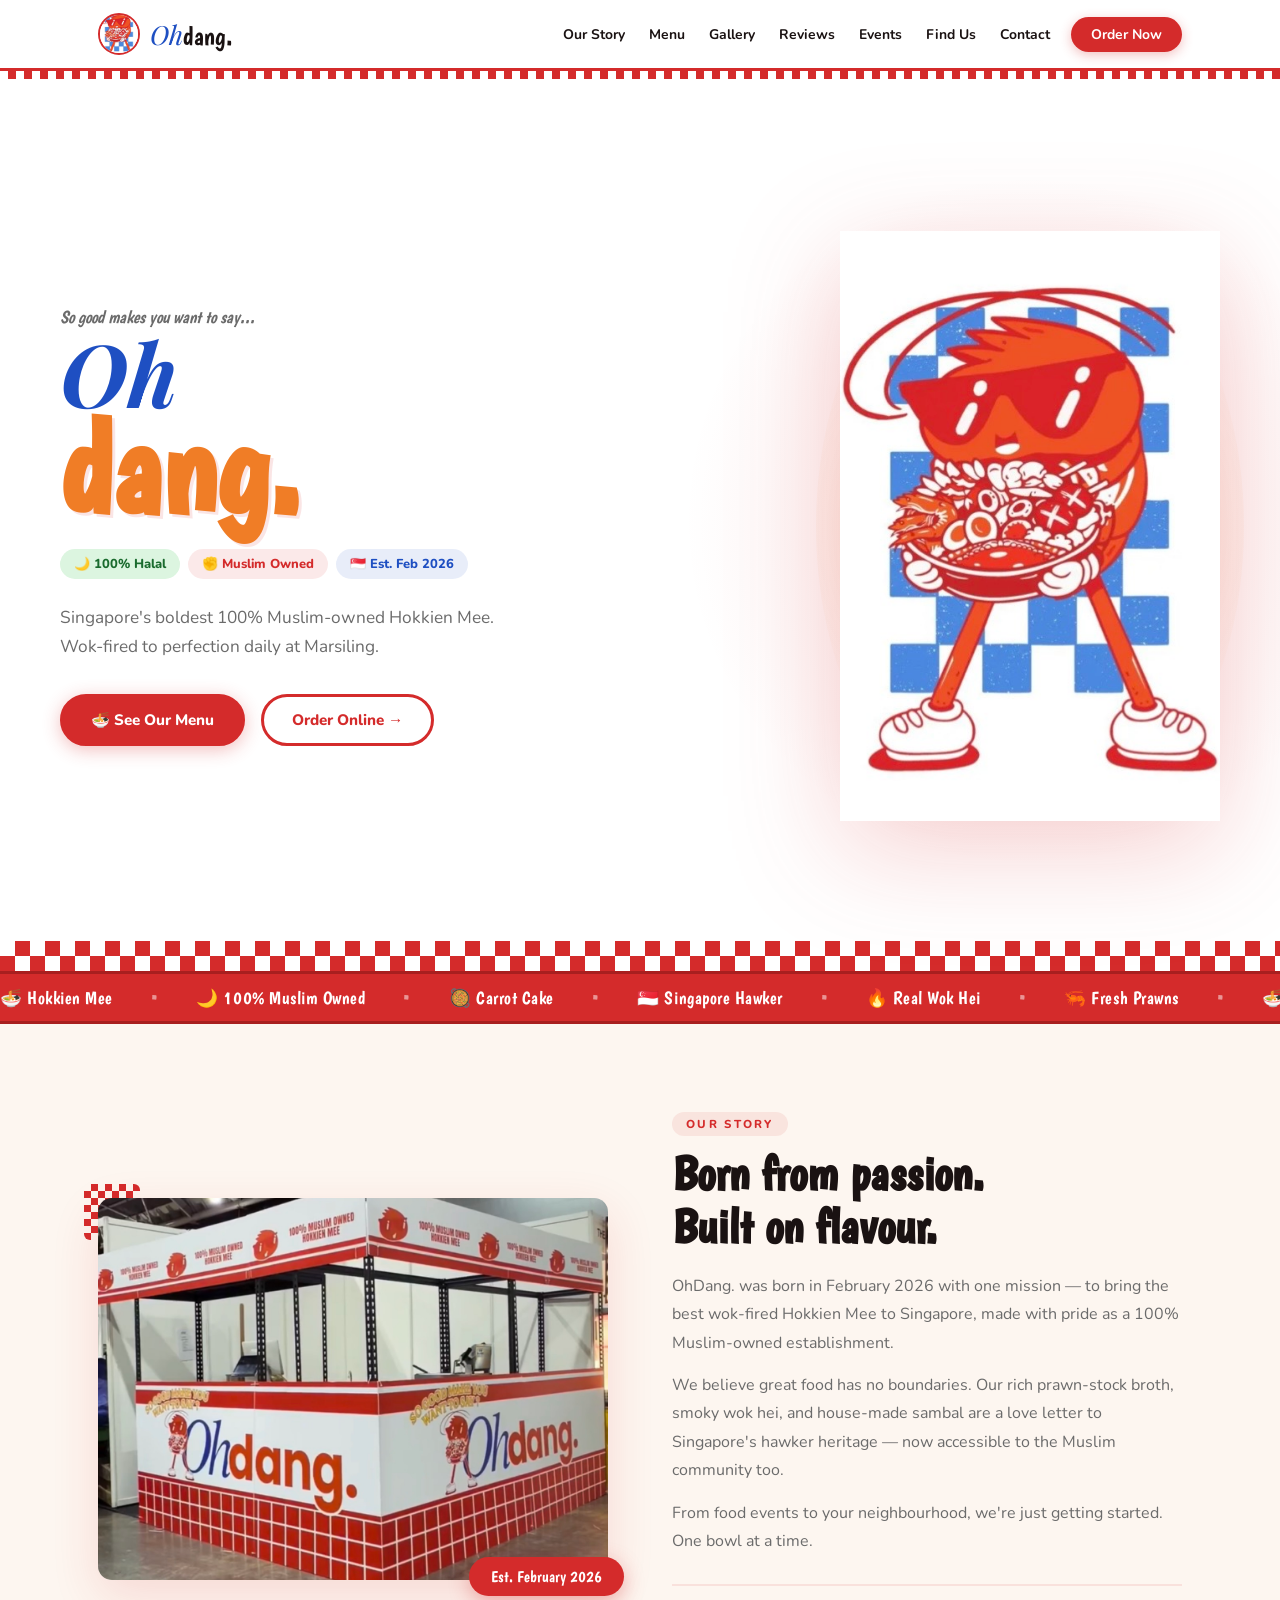
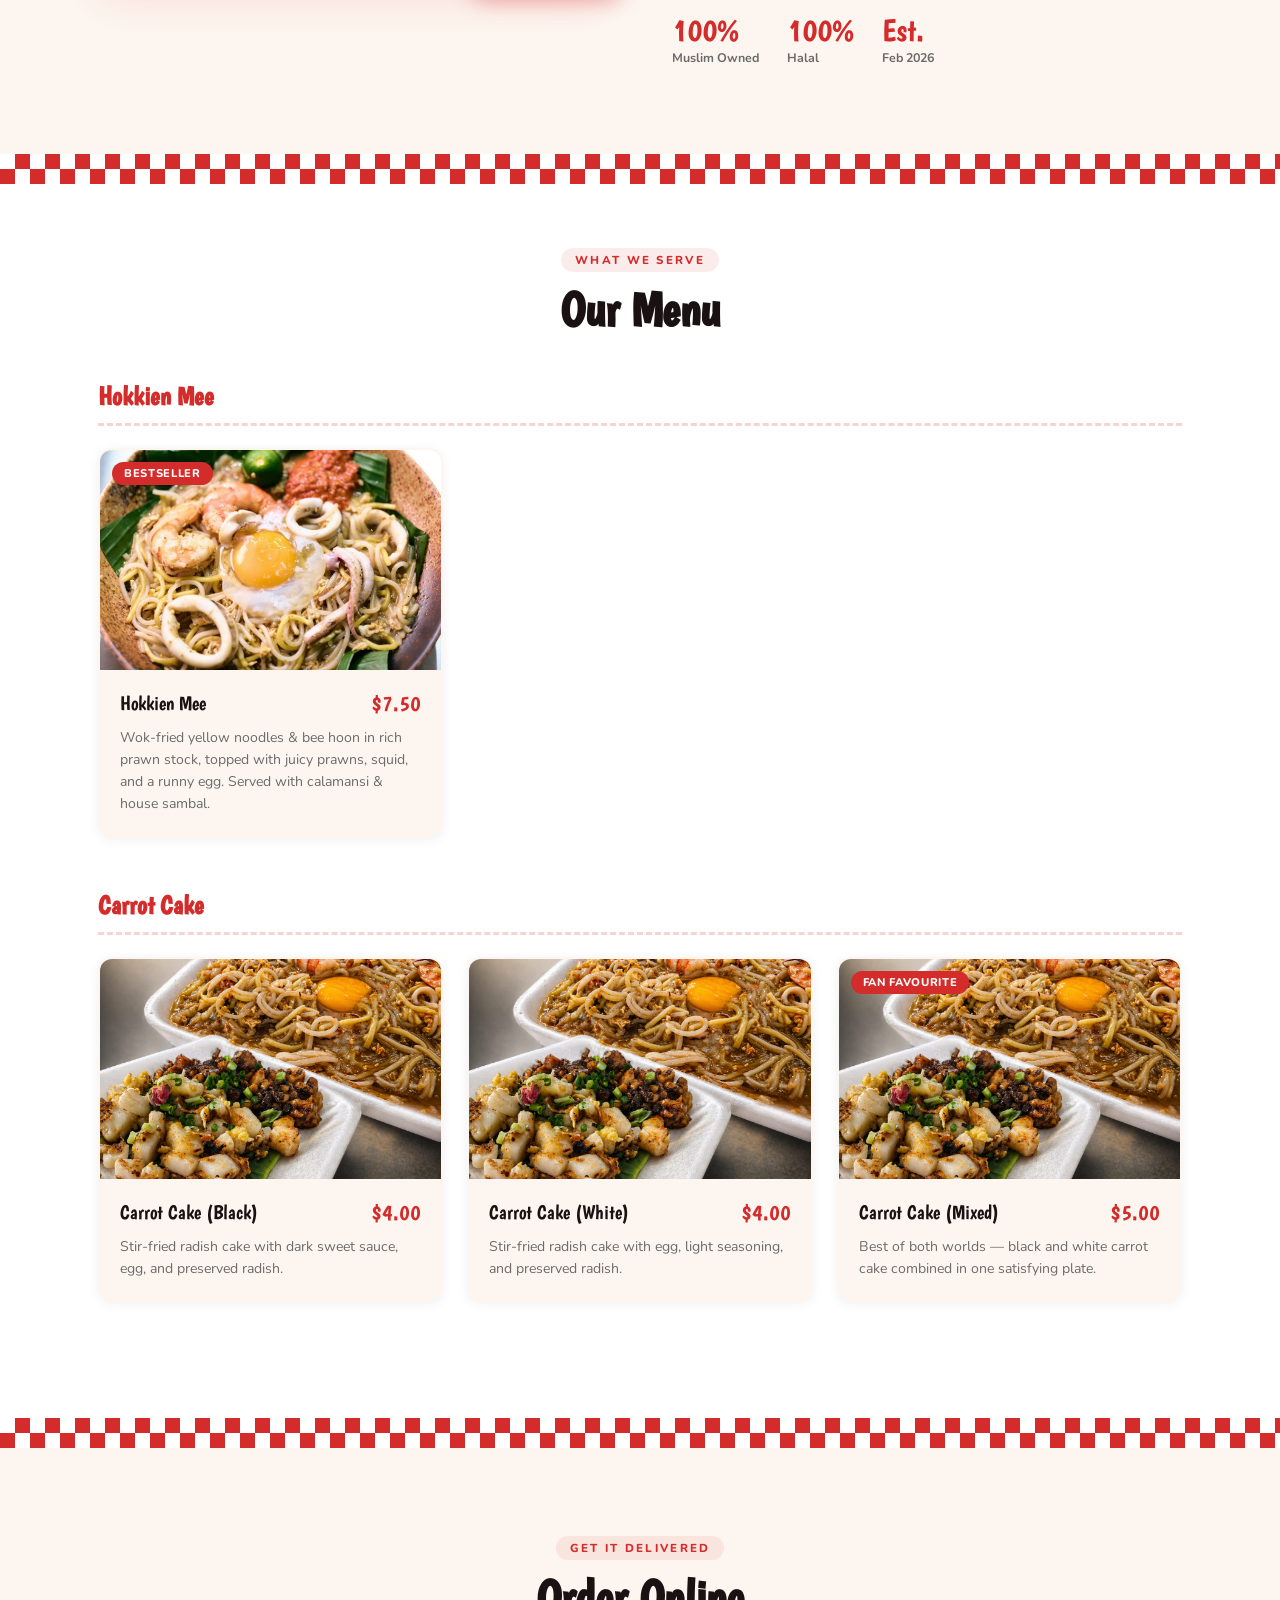
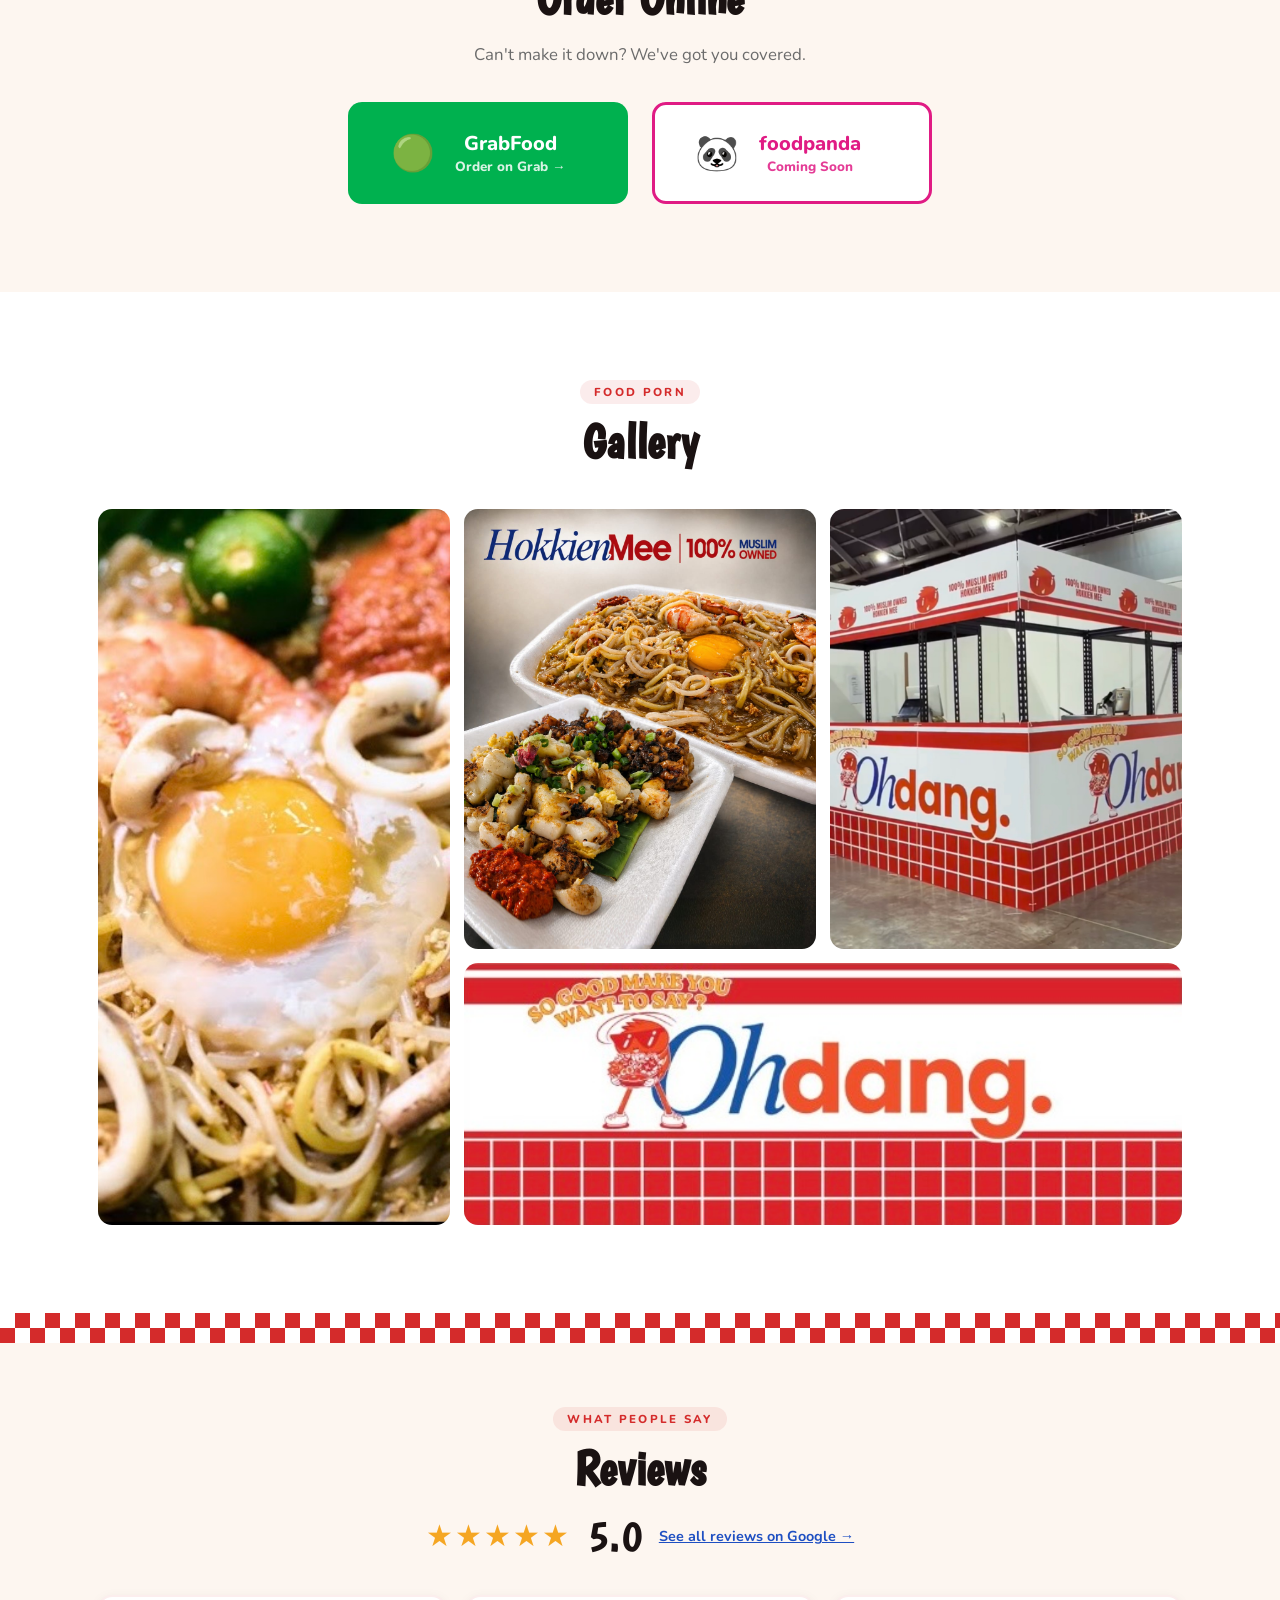
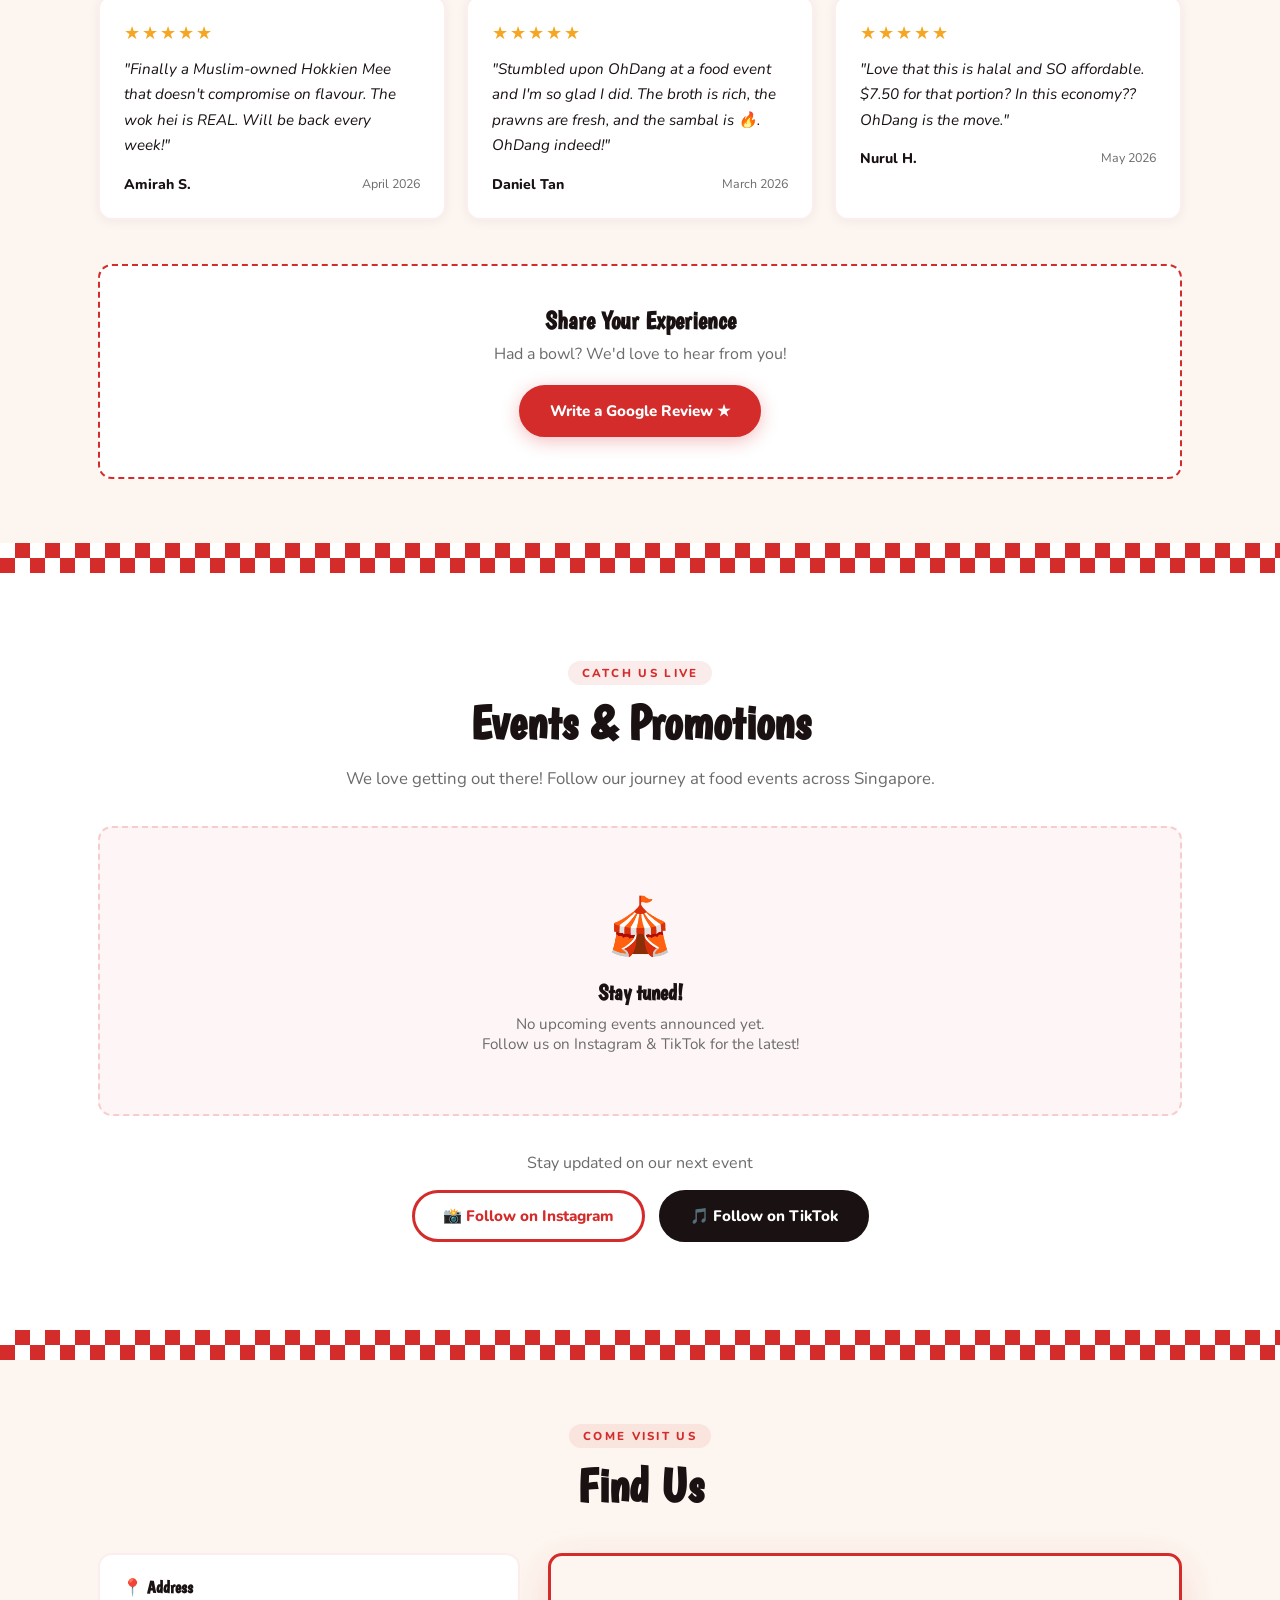
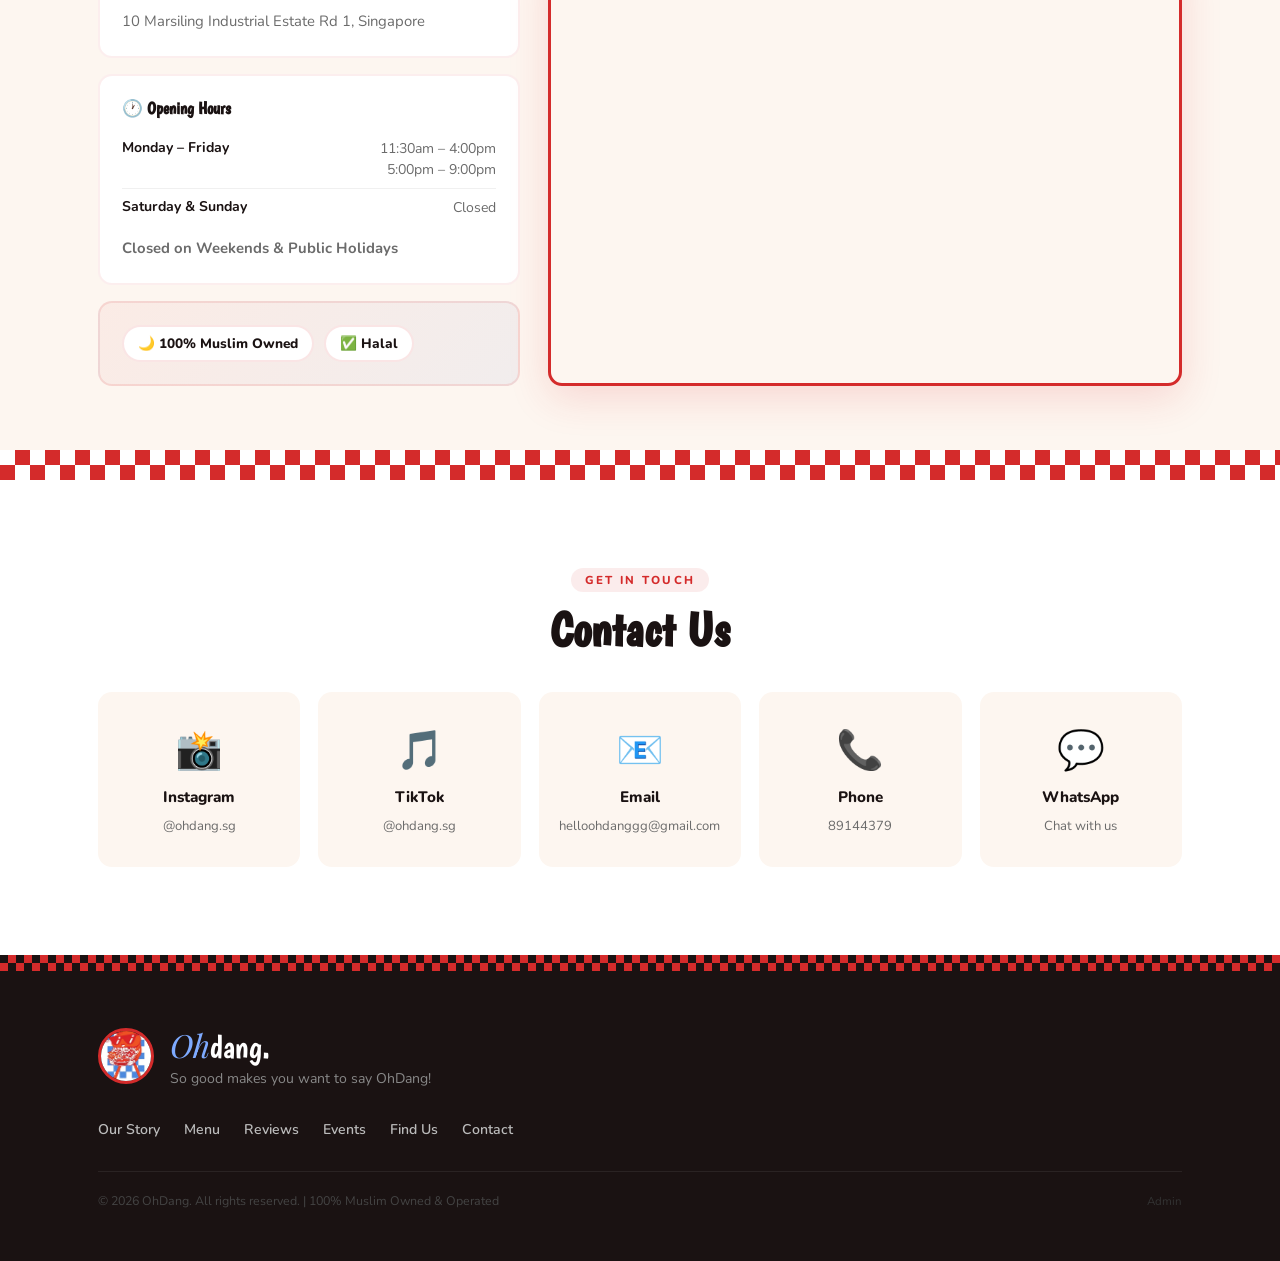
<file: index.html>
<!DOCTYPE html>
<html lang="en">
<head>
  <meta charset="UTF-8"/>
  <meta name="viewport" content="width=device-width, initial-scale=1.0"/>
  <title>OhDang. — Singapore's Boldest Hokkien Mee</title>
  <meta name="description" content="OhDang. — 100% Muslim-owned Hokkien Mee in Singapore. So good makes you want to say OhDang!"/>
  <link rel="preconnect" href="https://fonts.googleapis.com"/>
  <link rel="preconnect" href="https://fonts.gstatic.com" crossorigin/>
  <link href="https://fonts.googleapis.com/css2?family=Boogaloo&family=Nunito:wght@400;600;700;800;900&family=Playfair+Display:ital,wght@1,700&display=swap" rel="stylesheet"/>
  <link rel="stylesheet" href="css/style.css"/>
</head>
<body>

<nav class="navbar" id="navbar">
  <div class="nav-inner">
    <a href="#home" class="nav-logo">
      <img src="mascot.jpeg" alt="OhDang" class="nav-mascot"/>
      <span class="nav-brand"><em>Oh</em>dang.</span>
    </a>
    <button class="hamburger" id="hamburger" aria-label="Menu">
      <span></span><span></span><span></span>
    </button>
    <ul class="nav-links" id="navLinks">
      <li><a href="#about">Our Story</a></li>
      <li><a href="#menu">Menu</a></li>
      <li><a href="#gallery">Gallery</a></li>
      <li><a href="#reviews">Reviews</a></li>
      <li><a href="#events">Events</a></li>
      <li><a href="#location">Find Us</a></li>
      <li><a href="#contact">Contact</a></li>
      <li><a href="#order" class="nav-order">Order Now</a></li>
    </ul>
  </div>
</nav>

<section class="hero" id="home">
  <div class="hero-stripe-top"></div>
  <div class="hero-glow"></div>
  <div class="hero-content">
    <p class="hero-pre">So good makes you want to say...</p>
    <h1 class="hero-title">
      <em class="hero-oh">Oh</em>
      <span class="hero-dang">dang.</span>
    </h1>
    <div class="hero-badges">
      <span class="badge badge-green">🌙 100% Halal</span>
      <span class="badge badge-red">✊ Muslim Owned</span>
      <span class="badge badge-blue">🇸🇬 Est. Feb 2026</span>
    </div>
    <p class="hero-sub">Singapore's boldest 100% Muslim-owned Hokkien Mee.<br>Wok-fired to perfection daily at Marsiling.</p>
    <div class="hero-btns">
      <a href="#menu" class="btn btn-red">🍜 See Our Menu</a>
      <a href="#order" class="btn btn-outline">Order Online →</a>
    </div>
  </div>
  <div class="hero-mascot-wrap">
    <div class="hero-mascot-glow"></div>
    <img src="mascot.jpeg" alt="OhDang Mascot" class="hero-mascot-img"/>
  </div>
  <div class="hero-stripe-bottom"></div>
</section>

<div class="marquee-bar">
  <div class="marquee-track">
    <span>🍜 Hokkien Mee</span><span class="dot">•</span>
    <span>🌙 100% Muslim Owned</span><span class="dot">•</span>
    <span>🥘 Carrot Cake</span><span class="dot">•</span>
    <span>🇸🇬 Singapore Hawker</span><span class="dot">•</span>
    <span>🔥 Real Wok Hei</span><span class="dot">•</span>
    <span>🦐 Fresh Prawns</span><span class="dot">•</span>
    <span>🍜 Hokkien Mee</span><span class="dot">•</span>
    <span>🌙 100% Muslim Owned</span><span class="dot">•</span>
    <span>🥘 Carrot Cake</span><span class="dot">•</span>
    <span>🇸🇬 Singapore Hawker</span><span class="dot">•</span>
    <span>🔥 Real Wok Hei</span><span class="dot">•</span>
    <span>🦐 Fresh Prawns</span><span class="dot">•</span>
  </div>
</div>

<section class="about section" id="about">
  <div class="container">
    <div class="about-grid">
      <div class="about-img-col reveal">
        <div class="about-checker-deco"></div>
        <img src="booth.jpeg" alt="OhDang stall" class="about-img"/>
        <div class="about-tag">Est. February 2026</div>
      </div>
      <div class="about-text reveal reveal-delay">
        <span class="section-label">Our Story</span>
        <h2 class="section-title">Born from passion.<br>Built on flavour.</h2>
        <p>OhDang. was born in February 2026 with one mission — to bring the best wok-fired Hokkien Mee to Singapore, made with pride as a 100% Muslim-owned establishment.</p>
        <p>We believe great food has no boundaries. Our rich prawn-stock broth, smoky wok hei, and house-made sambal are a love letter to Singapore's hawker heritage — now accessible to the Muslim community too.</p>
        <p>From food events to your neighbourhood, we're just getting started. One bowl at a time.</p>
        <div class="about-stats">
          <div class="stat"><span class="stat-n">100%</span><span class="stat-l">Muslim Owned</span></div>
          <div class="stat"><span class="stat-n">100%</span><span class="stat-l">Halal</span></div>
          <div class="stat"><span class="stat-n">Est.</span><span class="stat-l">Feb 2026</span></div>
        </div>
      </div>
    </div>
  </div>
</section>

<section class="menu-section" id="menu">
  <div class="checker-strip"></div>
  <div class="container menu-inner">
    <div class="reveal" style="text-align:center;margin-bottom:44px">
      <span class="section-label">What We Serve</span>
      <h2 class="section-title center">Our Menu</h2>
    </div>
    <div class="menu-category">
      <h3 class="menu-cat-title reveal">Hokkien Mee</h3>
      <div class="menu-grid">
        <div class="menu-card reveal">
          <div class="menu-card-img-wrap">
            <img src="hokkien-mee.jpeg" alt="Hokkien Mee" class="menu-card-img"/>
            <span class="menu-badge">Bestseller</span>
          </div>
          <div class="menu-card-body">
            <div class="menu-card-top">
              <span class="menu-card-name">Hokkien Mee</span>
              <span class="menu-card-price">$7.50</span>
            </div>
            <p class="menu-card-desc">Wok-fried yellow noodles & bee hoon in rich prawn stock, topped with juicy prawns, squid, and a runny egg. Served with calamansi & house sambal.</p>
          </div>
        </div>
      </div>
    </div>
    <div class="menu-category">
      <h3 class="menu-cat-title reveal">Carrot Cake</h3>
      <div class="menu-grid">
        <div class="menu-card reveal">
          <div class="menu-card-img-wrap">
            <img src="food-combo.jpeg" alt="Carrot Cake Black" class="menu-card-img"/>
          </div>
          <div class="menu-card-body">
            <div class="menu-card-top">
              <span class="menu-card-name">Carrot Cake (Black)</span>
              <span class="menu-card-price">$4.00</span>
            </div>
            <p class="menu-card-desc">Stir-fried radish cake with dark sweet sauce, egg, and preserved radish.</p>
          </div>
        </div>
        <div class="menu-card reveal reveal-delay">
          <div class="menu-card-img-wrap">
            <img src="food-combo.jpeg" alt="Carrot Cake White" class="menu-card-img"/>
          </div>
          <div class="menu-card-body">
            <div class="menu-card-top">
              <span class="menu-card-name">Carrot Cake (White)</span>
              <span class="menu-card-price">$4.00</span>
            </div>
            <p class="menu-card-desc">Stir-fried radish cake with egg, light seasoning, and preserved radish.</p>
          </div>
        </div>
        <div class="menu-card reveal reveal-delay2">
          <div class="menu-card-img-wrap">
            <img src="food-combo.jpeg" alt="Carrot Cake Mixed" class="menu-card-img"/>
            <span class="menu-badge">Fan Favourite</span>
          </div>
          <div class="menu-card-body">
            <div class="menu-card-top">
              <span class="menu-card-name">Carrot Cake (Mixed)</span>
              <span class="menu-card-price">$5.00</span>
            </div>
            <p class="menu-card-desc">Best of both worlds — black and white carrot cake combined in one satisfying plate.</p>
          </div>
        </div>
      </div>
    </div>
  </div>
  <div class="checker-strip"></div>
</section>

<section class="order-section section" id="order">
  <div class="container" style="text-align:center">
    <div class="reveal">
      <span class="section-label">Get It Delivered</span>
      <h2 class="section-title center">Order Online</h2>
      <p class="section-sub">Can't make it down? We've got you covered.</p>
    </div>
    <div class="order-cards reveal">
      <a href="https://r.grab.com/g/6-20260524_192229_E76F1D5FF3604DF79A4216BE49084920_MEXMPS-4-C75TFALJEECBDE" target="_blank" rel="noopener" class="order-card order-grab">
        <span class="order-icon">🟢</span>
        <div>
          <span class="order-brand">GrabFood</span>
          <span class="order-action">Order on Grab →</span>
        </div>
      </a>
      <div class="order-card order-panda order-soon">
        <span class="order-icon">🐼</span>
        <div>
          <span class="order-brand">foodpanda</span>
          <span class="order-action">Coming Soon</span>
        </div>
      </div>
    </div>
  </div>
</section>

<section class="gallery-section section" id="gallery">
  <div class="container">
    <div class="reveal" style="text-align:center;margin-bottom:40px">
      <span class="section-label">Food Porn</span>
      <h2 class="section-title center">Gallery</h2>
    </div>
    <div class="gallery-grid">
      <div class="gallery-item gallery-tall reveal">
        <img src="hokkien-mee.jpeg" alt="Hokkien Mee"/>
        <div class="gallery-overlay"><span>Hokkien Mee</span></div>
      </div>
      <div class="gallery-item reveal">
        <img src="food-combo.jpeg" alt="Full Spread"/>
        <div class="gallery-overlay"><span>The Full Spread</span></div>
      </div>
      <div class="gallery-item reveal reveal-delay">
        <img src="booth.jpeg" alt="Our Stall"/>
        <div class="gallery-overlay"><span>Our Stall</span></div>
      </div>
      <div class="gallery-item gallery-wide reveal">
        <img src="banner.jpeg" alt="OhDang Brand"/>
        <div class="gallery-overlay"><span>OhDang. Brand</span></div>
      </div>
    </div>
  </div>
</section>

<section class="reviews-section" id="reviews">
  <div class="checker-strip"></div>
  <div class="container reviews-inner">
    <div class="reveal" style="text-align:center;margin-bottom:36px">
      <span class="section-label">What People Say</span>
      <h2 class="section-title center">Reviews</h2>
      <div class="rating-row">
        <span class="rating-stars">★★★★★</span>
        <span class="rating-score">5.0</span>
        <a href="https://share.google/O1CX0eoowyFzXDoRv" target="_blank" rel="noopener" class="rating-link">See all reviews on Google →</a>
      </div>
    </div>
    <div class="reviews-grid">
      <div class="review-card reveal">
        <div class="review-stars">★★★★★</div>
        <p class="review-text">"Finally a Muslim-owned Hokkien Mee that doesn't compromise on flavour. The wok hei is REAL. Will be back every week!"</p>
        <div class="review-footer"><span class="review-name">Amirah S.</span><span class="review-date">April 2026</span></div>
      </div>
      <div class="review-card reveal reveal-delay">
        <div class="review-stars">★★★★★</div>
        <p class="review-text">"Stumbled upon OhDang at a food event and I'm so glad I did. The broth is rich, the prawns are fresh, and the sambal is 🔥. OhDang indeed!"</p>
        <div class="review-footer"><span class="review-name">Daniel Tan</span><span class="review-date">March 2026</span></div>
      </div>
      <div class="review-card reveal reveal-delay2">
        <div class="review-stars">★★★★★</div>
        <p class="review-text">"Love that this is halal and SO affordable. $7.50 for that portion? In this economy?? OhDang is the move."</p>
        <div class="review-footer"><span class="review-name">Nurul H.</span><span class="review-date">May 2026</span></div>
      </div>
    </div>
    <div class="review-cta reveal">
      <h3>Share Your Experience</h3>
      <p>Had a bowl? We'd love to hear from you!</p>
      <a href="https://share.google/O1CX0eoowyFzXDoRv" target="_blank" rel="noopener" class="btn btn-red">Write a Google Review ★</a>
    </div>
  </div>
  <div class="checker-strip"></div>
</section>

<section class="events-section section" id="events">
  <div class="container">
    <div class="reveal" style="text-align:center;margin-bottom:36px">
      <span class="section-label">Catch Us Live</span>
      <h2 class="section-title center">Events & Promotions</h2>
      <p class="section-sub">We love getting out there! Follow our journey at food events across Singapore.</p>
    </div>
    <div class="events-placeholder reveal">
      <div class="events-placeholder-icon">🎪</div>
      <h3>Stay tuned!</h3>
      <p>No upcoming events announced yet.<br>Follow us on Instagram & TikTok for the latest!</p>
    </div>
    <div class="events-follow reveal">
      <p>Stay updated on our next event</p>
      <div style="display:flex;gap:14px;justify-content:center;flex-wrap:wrap;margin-top:16px">
        <a href="https://www.instagram.com/ohdang.sg?igsh=MWU2OHh5czZjdDUxZQ==" target="_blank" rel="noopener" class="btn btn-outline">📸 Follow on Instagram</a>
        <a href="https://www.tiktok.com/@ohdang.sg?_r=1&_t=ZS-96cvrQJKNyK" target="_blank" rel="noopener" class="btn btn-dark">🎵 Follow on TikTok</a>
      </div>
    </div>
  </div>
</section>

<section class="location-section" id="location">
  <div class="checker-strip"></div>
  <div class="container location-inner">
    <div class="reveal" style="text-align:center;margin-bottom:40px">
      <span class="section-label">Come Visit Us</span>
      <h2 class="section-title center">Find Us</h2>
    </div>
    <div class="location-grid">
      <div class="location-info">
        <div class="info-card reveal">
          <h3>📍 Address</h3>
          <p>10 Marsiling Industrial Estate Rd 1, Singapore</p>
        </div>
        <div class="info-card reveal reveal-delay">
          <h3>🕐 Opening Hours</h3>
          <div class="hours-row"><span class="hours-day">Monday – Friday</span><span class="hours-time">11:30am – 4:00pm<br>5:00pm – 9:00pm</span></div>
          <div class="hours-row"><span class="hours-day">Saturday & Sunday</span><span class="hours-time">Closed</span></div>
          <p class="hours-note">Closed on Weekends & Public Holidays</p>
        </div>
        <div class="info-card halal-card reveal reveal-delay2">
          <span>🌙 100% Muslim Owned</span>
          <span>✅ Halal</span>
        </div>
      </div>
      <div class="location-map reveal">
        <iframe src="https://maps.google.com/maps?q=10+Marsiling+Industrial+Estate+Rd+1+Singapore&output=embed"
          width="100%" height="100%" style="border:0;display:block;min-height:380px"
          allowfullscreen loading="lazy" referrerpolicy="no-referrer-when-downgrade"></iframe>
      </div>
    </div>
  </div>
  <div class="checker-strip"></div>
</section>

<section class="contact-section section" id="contact">
  <div class="container">
    <div class="reveal" style="text-align:center;margin-bottom:36px">
      <span class="section-label">Get In Touch</span>
      <h2 class="section-title center">Contact Us</h2>
    </div>
    <div class="contact-grid">
      <a href="https://www.instagram.com/ohdang.sg?igsh=MWU2OHh5czZjdDUxZQ==" target="_blank" rel="noopener" class="contact-card reveal">
        <span class="contact-icon">📸</span>
        <span class="contact-label">Instagram</span>
        <span class="contact-val">@ohdang.sg</span>
      </a>
      <a href="https://www.tiktok.com/@ohdang.sg?_r=1&_t=ZS-96cvrQJKNyK" target="_blank" rel="noopener" class="contact-card reveal">
        <span class="contact-icon">🎵</span>
        <span class="contact-label">TikTok</span>
        <span class="contact-val">@ohdang.sg</span>
      </a>
      <a href="mailto:helloohdanggg@gmail.com" class="contact-card reveal">
        <span class="contact-icon">📧</span>
        <span class="contact-label">Email</span>
        <span class="contact-val">helloohdanggg@gmail.com</span>
      </a>
      <a href="tel:+6589144379" class="contact-card reveal">
        <span class="contact-icon">📞</span>
        <span class="contact-label">Phone</span>
        <span class="contact-val">89144379</span>
      </a>
      <a href="https://wa.me/6589144379" target="_blank" rel="noopener" class="contact-card reveal">
        <span class="contact-icon">💬</span>
        <span class="contact-label">WhatsApp</span>
        <span class="contact-val">Chat with us</span>
      </a>
    </div>
  </div>
</section>

<footer class="footer">
  <div class="footer-checker"></div>
  <div class="container footer-inner">
    <div class="footer-brand">
      <img src="mascot.jpeg" alt="OhDang" class="footer-mascot"/>
      <div>
        <div class="footer-name"><em>Oh</em>dang.</div>
        <p class="footer-tagline">So good makes you want to say OhDang!</p>
      </div>
    </div>
    <nav class="footer-links">
      <a href="#about">Our Story</a>
      <a href="#menu">Menu</a>
      <a href="#reviews">Reviews</a>
      <a href="#events">Events</a>
      <a href="#location">Find Us</a>
      <a href="#contact">Contact</a>
    </nav>
    <div class="footer-bottom">
      <p>© 2026 OhDang. All rights reserved. | 100% Muslim Owned & Operated</p>
      <a href="admin-login.html" class="admin-link">Admin</a>
    </div>
  </div>
</footer>

<script src="js/main.js"></script>
</body>
</html>
</file>
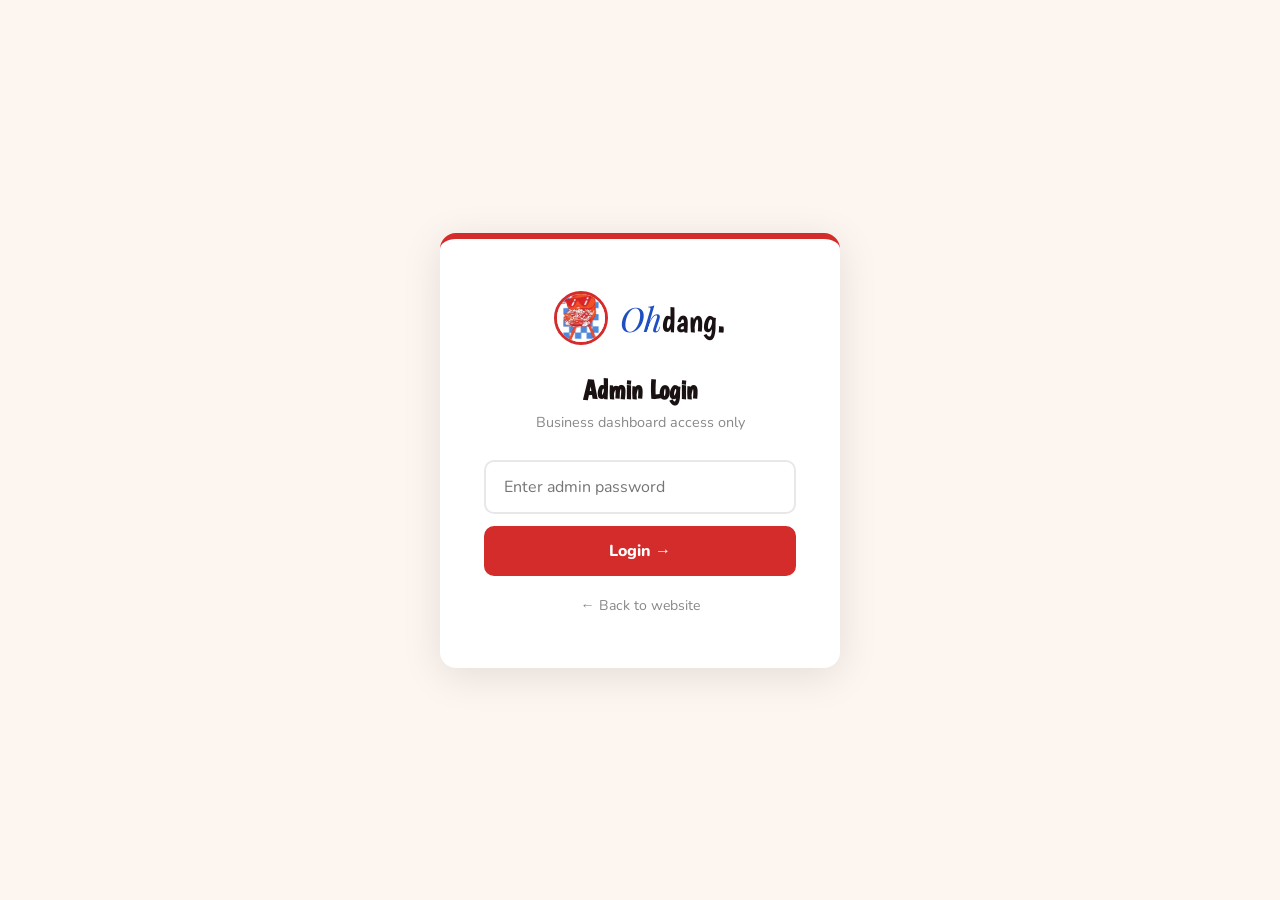
<file: admin-login.html>
<!DOCTYPE html>
<html lang="en">
<head>
  <meta charset="UTF-8"/><meta name="viewport" content="width=device-width, initial-scale=1.0"/>
  <title>Admin Login — OhDang.</title>
  <link href="https://fonts.googleapis.com/css2?family=Boogaloo&family=Nunito:wght@400;700;800&family=Playfair+Display:ital,wght@1,700&display=swap" rel="stylesheet"/>
  <link rel="stylesheet" href="css/admin.css"/>
  <style>
    body{display:flex;align-items:center;justify-content:center;min-height:100vh;background:#FDF6F0;}
    .card{background:#fff;border-radius:16px;padding:52px 44px;width:100%;max-width:400px;box-shadow:0 8px 40px rgba(0,0,0,0.1);border-top:6px solid #D42B2B;text-align:center;}
    .logo{display:flex;align-items:center;justify-content:center;gap:12px;margin-bottom:28px;}
    .logo img{width:54px;height:54px;border-radius:50%;object-fit:cover;border:3px solid #D42B2B;}
    .logo span{font-family:'Boogaloo',cursive;font-size:2.1rem;color:#1a1212;}
    .logo em{font-style:italic;color:#1E4FC2;font-family:'Playfair Display',serif;}
    h2{font-family:'Boogaloo',cursive;font-size:1.7rem;margin-bottom:6px;}
    .sub{color:#888;font-size:0.9rem;margin-bottom:28px;}
    .err{background:#ffeaea;color:#D42B2B;padding:10px 16px;border-radius:8px;font-size:0.88rem;font-weight:700;margin-bottom:16px;display:none;}
    input{width:100%;padding:14px 18px;border:2px solid #e8e8e8;border-radius:10px;font-family:'Nunito',sans-serif;font-size:1rem;margin-bottom:12px;outline:none;transition:border-color 0.2s;}
    input:focus{border-color:#D42B2B;}
    button{width:100%;padding:14px;background:#D42B2B;color:#fff;border:none;border-radius:10px;font-family:'Nunito',sans-serif;font-size:1rem;font-weight:800;cursor:pointer;transition:background 0.2s;}
    button:hover{background:#a81f1f;}
    .back{display:inline-block;margin-top:20px;color:#888;font-size:0.88rem;}
    .back:hover{color:#D42B2B;}
  </style>
</head>
<body>
  <div class="card">
    <div class="logo">
      <img src="mascot.jpeg" alt="OhDang"/>
      <span><em>Oh</em>dang.</span>
    </div>
    <h2>Admin Login</h2>
    <p class="sub">Business dashboard access only</p>
    <div class="err" id="err">Incorrect password. Try again.</div>
    <input type="password" id="pw" placeholder="Enter admin password" onkeydown="if(event.key==='Enter')login()"/>
    <button onclick="login()">Login →</button>
    <br/><a href="index.html" class="back">← Back to website</a>
  </div>
  <script>
    const PW='Ohdanggg!022026';
    function login(){
      const v=document.getElementById('pw').value;
      if(v===PW){sessionStorage.setItem('od_admin','1');window.location.href='admin.html';}
      else{document.getElementById('err').style.display='block';document.getElementById('pw').value='';}
    }
  </script>
</body>
</html>
</file>
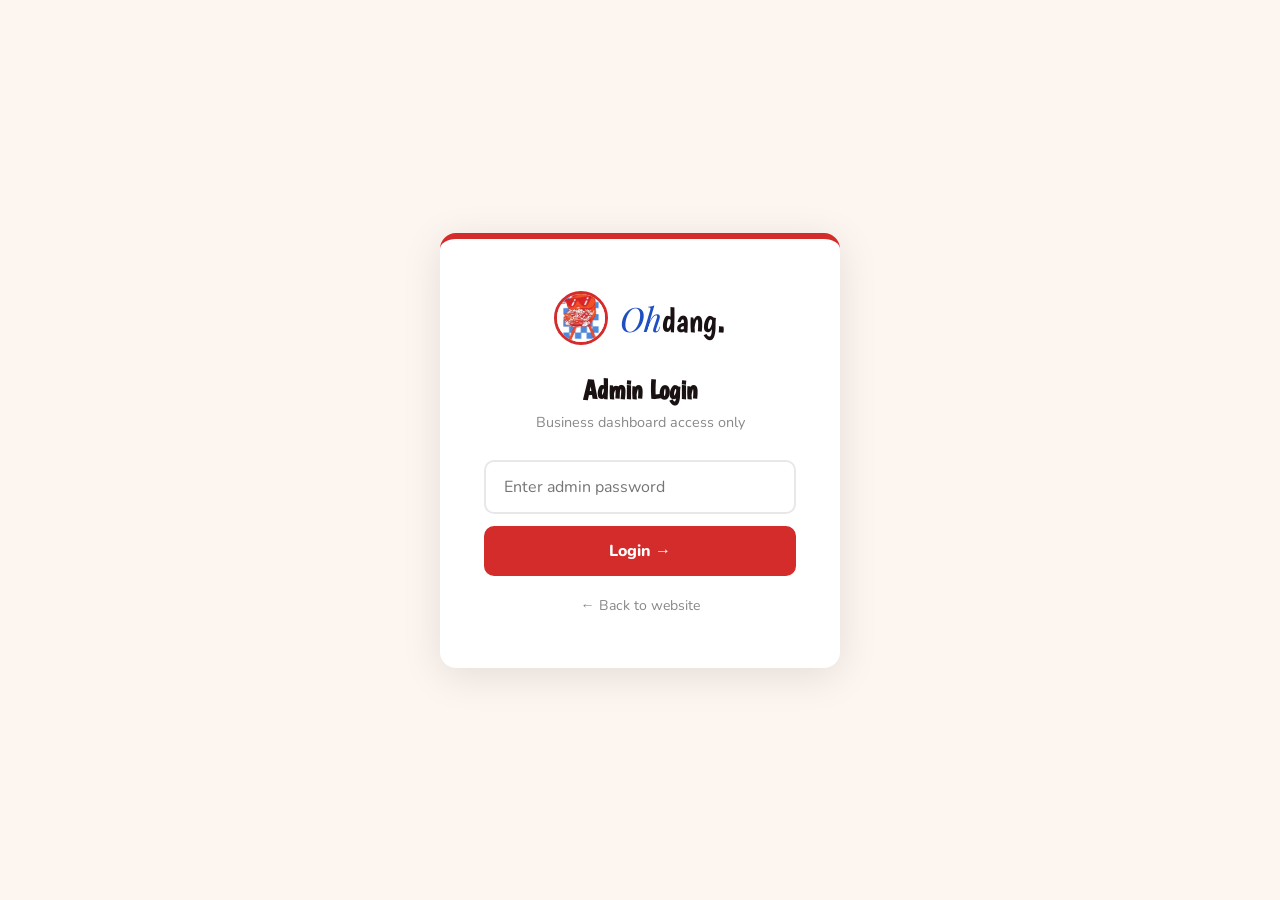
<file: admin.html>
<!DOCTYPE html>
<html lang="en">
<head>
  <meta charset="UTF-8"/><meta name="viewport" content="width=device-width, initial-scale=1.0"/>
  <title>Admin — OhDang.</title>
  <link href="https://fonts.googleapis.com/css2?family=Boogaloo&family=Nunito:wght@400;600;700;800;900&family=Playfair+Display:ital,wght@1,700&display=swap" rel="stylesheet"/>
  <link rel="stylesheet" href="css/admin.css"/>
</head>
<body>
<nav class="anav">
  <div class="anav-in">
    <span class="anav-brand"><em>Oh</em>dang.</span>
    <span class="anav-lbl">Admin Dashboard</span>
    <div class="anav-acts">
      <a href="index.html" target="_blank" class="abtn-sm">View Site</a>
      <button onclick="logout()" class="abtn-sm danger">Logout</button>
    </div>
  </div>
</nav>
<div class="alayout">
  <aside class="aside">
    <nav class="aside-nav">
      <button class="sitem active" onclick="go('dashboard',this)">📊 Dashboard</button>
      <button class="sitem" onclick="go('revenue',this)">💰 Revenue</button>
      <button class="sitem" onclick="go('costing',this)">🍜 Food Costing</button>
      <button class="sitem" onclick="go('expenses',this)">📋 Expenses</button>
      <button class="sitem" onclick="go('staff',this)">👥 Staff</button>
      <button class="sitem" onclick="go('investors',this)">🤝 Investors</button>
      <button class="sitem" onclick="go('pnl',this)">📈 P&amp;L Summary</button>
    </nav>
  </aside>
  <main class="amain">
    <div id="tab-dashboard" class="tab on">
      <h1 class="apage-title">Dashboard</h1>
      <p class="apage-sub">Overview for <span id="curMonth"></span></p>
      <div class="kgrid" id="kpiGrid"></div>
      <div class="acard">
        <h3>How to update website content</h3>
        <p style="color:#666;line-height:1.75;font-size:0.93rem;">Edit the HTML directly in <strong>index.html</strong> on GitHub. To update prices, find the <code>menu-card-price</code> span. To update hours, find the <code>hours-row</code> divs. After editing, commit the change — Vercel auto-deploys in ~30 seconds.</p>
      </div>
    </div>
    <div id="tab-revenue" class="tab">
      <h1 class="apage-title">Revenue Tracker</h1>
      <p class="apage-sub">Record daily sales by dish</p>
      <div class="acard">
        <h3>Add Daily Entry</h3>
        <div class="fgrid">
          <div class="fg"><label>Date</label><input type="date" id="rDate" class="ainput"/></div>
          <div class="fg"><label>Hokkien Mee (bowls)</label><input type="number" id="rH" class="ainput" placeholder="0" min="0" oninput="calcRev()"/></div>
          <div class="fg"><label>Carrot Cake B/W (portions)</label><input type="number" id="rBW" class="ainput" placeholder="0" min="0" oninput="calcRev()"/></div>
          <div class="fg"><label>Carrot Cake Mixed (portions)</label><input type="number" id="rMix" class="ainput" placeholder="0" min="0" oninput="calcRev()"/></div>
          <div class="fg"><label>Other / Tips ($)</label><input type="number" id="rOth" class="ainput" placeholder="0.00" step="0.01" oninput="calcRev()"/></div>
        </div>
        <div class="rev-calc" id="revCalc">Daily Total: $0.00</div>
        <button class="abtn" onclick="addRev()">Save Entry</button>
      </div>
      <div class="acard">
        <div class="card-row"><h3>Revenue Log</h3><button class="abtn-sm danger" onclick="clearRev()">Clear All</button></div>
        <div class="twrap"><table class="atable"><thead><tr><th>Date</th><th>Hokkien Mee</th><th>Carrot Cake B/W</th><th>Carrot Cake Mix</th><th>Other</th><th>Total</th><th></th></tr></thead><tbody id="revBody"></tbody></table></div>
      </div>
    </div>
    <div id="tab-costing" class="tab">
      <h1 class="apage-title">Food Costing</h1>
      <p class="apage-sub">Track ingredient cost and margin per dish</p>
      <div class="acard">
        <h3>Add Dish</h3>
        <div class="fgrid">
          <div class="fg"><label>Dish Name</label><input type="text" id="cDish" class="ainput" placeholder="e.g. Hokkien Mee"/></div>
          <div class="fg"><label>Selling Price ($)</label><input type="number" id="cSell" class="ainput" placeholder="7.50" step="0.01"/></div>
          <div class="fg"><label>Ingredient Cost/serving ($)</label><input type="number" id="cIngr" class="ainput" placeholder="0.00" step="0.01"/></div>
          <div class="fg"><label>Packaging Cost/serving ($)</label><input type="number" id="cPack" class="ainput" placeholder="0.00" step="0.01"/></div>
        </div>
        <button class="abtn" onclick="addCost()">Save Dish</button>
      </div>
      <div class="acard">
        <h3>Dish Cost Analysis</h3>
        <div class="twrap"><table class="atable"><thead><tr><th>Dish</th><th>Sell Price</th><th>Ingredients</th><th>Packaging</th><th>Total Cost</th><th>Gross Profit</th><th>Margin %</th><th></th></tr></thead><tbody id="costBody"></tbody></table></div>
      </div>
    </div>
    <div id="tab-expenses" class="tab">
      <h1 class="apage-title">Expenses</h1>
      <p class="apage-sub">Track monthly costs</p>
      <div class="acard">
        <h3>Add Expense</h3>
        <div class="fgrid">
          <div class="fg"><label>Month</label><input type="month" id="eMonth" class="ainput"/></div>
          <div class="fg"><label>Category</label>
            <select id="eCat" class="ainput">
              <option>Rental / Stall Fee</option><option>Utilities</option><option>Ingredients / Supplies</option>
              <option>Packaging</option><option>Marketing</option><option>Equipment</option>
              <option>Event Participation Fee</option><option>Miscellaneous</option>
            </select>
          </div>
          <div class="fg"><label>Description</label><input type="text" id="eDesc" class="ainput" placeholder="e.g. Marsiling monthly rental"/></div>
          <div class="fg"><label>Amount ($)</label><input type="number" id="eAmt" class="ainput" placeholder="0.00" step="0.01"/></div>
        </div>
        <button class="abtn" onclick="addExp()">Save Expense</button>
      </div>
      <div class="acard">
        <div class="card-row"><h3>Expense Log</h3><button class="abtn-sm danger" onclick="clearExp()">Clear All</button></div>
        <div class="twrap"><table class="atable"><thead><tr><th>Month</th><th>Category</th><th>Description</th><th>Amount</th><th></th></tr></thead><tbody id="expBody"></tbody></table></div>
      </div>
    </div>
    <div id="tab-staff" class="tab">
      <h1 class="apage-title">Staff Costs</h1>
      <p class="apage-sub">Track salaries and CPF</p>
      <div class="acard">
        <h3>Add Staff</h3>
        <div class="fgrid">
          <div class="fg"><label>Name</label><input type="text" id="sName" class="ainput" placeholder="Staff name"/></div>
          <div class="fg"><label>Role</label><input type="text" id="sRole" class="ainput" placeholder="e.g. Wok Chef"/></div>
          <div class="fg"><label>Monthly Salary ($)</label><input type="number" id="sSal" class="ainput" placeholder="0.00" step="0.01"/></div>
          <div class="fg"><label>CPF Contribution ($)</label><input type="number" id="sCPF" class="ainput" placeholder="0.00" step="0.01"/></div>
        </div>
        <button class="abtn" onclick="addStaff()">Save Staff</button>
      </div>
      <div class="acard">
        <div class="card-row"><h3>Staff List</h3><button class="abtn-sm danger" onclick="clearStaff()">Clear All</button></div>
        <div class="twrap"><table class="atable"><thead><tr><th>Name</th><th>Role</th><th>Salary</th><th>CPF</th><th>Total Cost</th><th></th></tr></thead><tbody id="staffBody"></tbody></table></div>
      </div>
    </div>
    <div id="tab-investors" class="tab">
      <h1 class="apage-title">Investor Repayments</h1>
      <p class="apage-sub">Track capital owed and repayment progress</p>
      <div class="acard">
        <h3>Add Investor</h3>
        <div class="fgrid">
          <div class="fg"><label>Investor Name</label><input type="text" id="iName" class="ainput" placeholder="Name"/></div>
          <div class="fg"><label>Total Owed ($)</label><input type="number" id="iTotal" class="ainput" placeholder="0.00" step="0.01"/></div>
          <div class="fg"><label>Already Repaid ($)</label><input type="number" id="iPaid" class="ainput" placeholder="0.00" step="0.01"/></div>
          <div class="fg"><label>Notes</label><input type="text" id="iNotes" class="ainput" placeholder="e.g. Monthly $500"/></div>
        </div>
        <button class="abtn" onclick="addInv()">Save Investor</button>
      </div>
      <div class="acard">
        <div class="card-row"><h3>Investor Tracker</h3><button class="abtn-sm danger" onclick="clearInv()">Clear All</button></div>
        <div class="twrap"><table class="atable"><thead><tr><th>Name</th><th>Total Owed</th><th>Repaid</th><th>Remaining</th><th>Progress</th><th>Notes</th><th></th></tr></thead><tbody id="invBody"></tbody></table></div>
      </div>
    </div>
    <div id="tab-pnl" class="tab">
      <h1 class="apage-title">P&amp;L Summary</h1>
      <p class="apage-sub">Monthly profit &amp; loss based on your entered data</p>
      <div class="fg" style="max-width:220px;margin-bottom:24px;"><label>Select Month</label><input type="month" id="pMonth" class="ainput" onchange="renderPnL()"/></div>
      <div class="kgrid" id="pnlKpis"></div>
      <div class="acard" id="pnlTable"></div>
      <div class="acard">
        <h3>Break-Even Calculator</h3>
        <p style="color:#666;margin-bottom:16px;font-size:0.92rem;">How many Hokkien Mee bowls per day to cover all costs?</p>
        <div class="beresult" id="beResult">Add Hokkien Mee cost in the Food Costing tab first.</div>
      </div>
    </div>
  </main>
</div>
<script src="js/admin.js"></script>
</body>
</html>
</file>
<file: css/style.css>
:root {
  --red:    #D42B2B;
  --red-dk: #a81f1f;
  --blue:   #1E4FC2;
  --orange: #F07D26;
  --white:  #ffffff;
  --cream:  #FDF6F0;
  --dark:   #1a1212;
  --grey:   #6b6b6b;
  --shadow: 0 8px 32px rgba(212,43,43,0.13);
  --radius: 14px;
  --font-d: 'Boogaloo', cursive;
  --font-b: 'Nunito', sans-serif;
  --font-i: 'Playfair Display', serif;
}

*, *::before, *::after { box-sizing: border-box; margin: 0; padding: 0; }
html { scroll-behavior: smooth; }
body { font-family: var(--font-b); background: var(--cream); color: var(--dark); overflow-x: hidden; }
img { display: block; max-width: 100%; }
a { text-decoration: none; color: inherit; }
ul { list-style: none; }
::-webkit-scrollbar { width: 6px; }
::-webkit-scrollbar-thumb { background: var(--red); border-radius: 3px; }

.container { max-width: 1140px; margin: 0 auto; padding: 0 28px; }
.section    { padding: 88px 0; }
.center     { text-align: center; }

.section-label {
  display: inline-block;
  font-weight: 800;
  font-size: 0.72rem;
  letter-spacing: 0.2em;
  text-transform: uppercase;
  color: var(--red);
  background: rgba(212,43,43,0.09);
  padding: 4px 14px;
  border-radius: 100px;
  margin-bottom: 12px;
}
.section-title {
  font-family: var(--font-d);
  font-size: clamp(2rem, 4.5vw, 3rem);
  line-height: 1.1;
  color: var(--dark);
  margin-bottom: 18px;
}
.section-sub { font-size: 1.05rem; color: var(--grey); margin-bottom: 36px; }

.btn {
  display: inline-flex; align-items: center; gap: 8px;
  padding: 13px 28px; border-radius: 100px;
  font-family: var(--font-b); font-weight: 800; font-size: 0.95rem;
  cursor: pointer; border: 3px solid transparent; transition: all 0.25s ease;
  white-space: nowrap;
}
.btn-red     { background: var(--red); color: var(--white); border-color: var(--red); box-shadow: 0 4px 18px rgba(212,43,43,0.3); }
.btn-red:hover { background: var(--red-dk); border-color: var(--red-dk); transform: translateY(-2px); box-shadow: 0 8px 24px rgba(212,43,43,0.38); }
.btn-outline { background: transparent; color: var(--red); border-color: var(--red); }
.btn-outline:hover { background: var(--red); color: var(--white); transform: translateY(-2px); }
.btn-dark    { background: var(--dark); color: var(--white); border-color: var(--dark); }
.btn-dark:hover { opacity: 0.85; transform: translateY(-2px); }

.checker-strip {
  height: 30px;
  background-image: repeating-conic-gradient(var(--red) 0% 25%, var(--white) 0% 50%);
  background-size: 30px 30px;
}

.reveal { opacity: 0; transform: translateY(28px); transition: opacity 0.65s ease, transform 0.65s ease; }
.reveal.visible        { opacity: 1; transform: translateY(0); }
.reveal-delay.visible  { transition-delay: 0.12s; }
.reveal-delay2.visible { transition-delay: 0.24s; }

/* NAVBAR */
.navbar {
  position: sticky; top: 0; z-index: 500;
  background: rgba(255,255,255,0.97); backdrop-filter: blur(14px);
  border-bottom: 3px solid var(--red); transition: box-shadow 0.3s;
}
.navbar.scrolled { box-shadow: 0 4px 24px rgba(212,43,43,0.15); }
.nav-inner {
  max-width: 1140px; margin: 0 auto; padding: 0 28px;
  display: flex; align-items: center; justify-content: space-between; height: 68px;
}
.nav-logo { display: flex; align-items: center; gap: 10px; }
.nav-mascot { width: 42px; height: 42px; border-radius: 50%; object-fit: cover; border: 2.5px solid var(--red); }
.nav-brand { font-family: var(--font-d); font-size: 1.65rem; color: var(--dark); }
.nav-brand em { font-style: italic; color: var(--blue); font-family: var(--font-i); }
.nav-links { display: flex; align-items: center; gap: 2px; }
.nav-links li a { font-family: var(--font-b); font-weight: 700; font-size: 0.87rem; padding: 7px 11px; border-radius: 8px; color: var(--dark); transition: all 0.2s; }
.nav-links li a:hover { color: var(--red); background: rgba(212,43,43,0.07); }
.nav-order { background: var(--red) !important; color: var(--white) !important; border-radius: 100px !important; padding: 8px 20px !important; margin-left: 8px; box-shadow: 0 3px 12px rgba(212,43,43,0.3); }
.nav-order:hover { background: var(--red-dk) !important; }
.hamburger { display: none; flex-direction: column; gap: 5px; background: none; border: none; cursor: pointer; padding: 6px; }
.hamburger span { display: block; width: 25px; height: 3px; background: var(--red); border-radius: 2px; transition: all 0.3s; }

/* HERO */
.hero {
  position: relative; min-height: 100vh; background: var(--white);
  display: flex; align-items: center; justify-content: space-between;
  padding: 80px 60px 70px; overflow: hidden; gap: 48px;
}
.hero-stripe-top { position: absolute; top: 0; left: 0; right: 0; height: 8px; background-image: repeating-conic-gradient(var(--red) 0% 25%, var(--white) 0% 50%); background-size: 16px 16px; }
.hero-stripe-bottom { position: absolute; bottom: 0; left: 0; right: 0; height: 30px; background-image: repeating-conic-gradient(var(--red) 0% 25%, var(--white) 0% 50%); background-size: 30px 30px; }
.hero-glow { position: absolute; right: -100px; top: 50%; transform: translateY(-50%); width: 700px; height: 700px; border-radius: 50%; background: radial-gradient(circle, rgba(240,125,38,0.07) 0%, rgba(212,43,43,0.05) 40%, transparent 70%); pointer-events: none; }
.hero-content { flex: 1; max-width: 580px; z-index: 1; animation: fadeUp 0.8s ease both; }
.hero-pre { font-family: var(--font-d); font-size: 1.1rem; color: var(--grey); font-style: italic; margin-bottom: 6px; }
.hero-title { font-family: var(--font-d); font-size: clamp(4.5rem, 10vw, 8.5rem); line-height: 0.9; margin-bottom: 22px; }
.hero-oh   { display: block; font-style: italic; color: var(--blue); font-family: var(--font-i); font-size: 0.68em; }
.hero-dang { color: var(--orange); text-shadow: 3px 3px 0 rgba(212,43,43,0.12); }
.hero-badges { display: flex; flex-wrap: wrap; gap: 8px; margin-bottom: 24px; }
.badge { padding: 6px 14px; border-radius: 100px; font-family: var(--font-b); font-size: 0.81rem; font-weight: 800; }
.badge-green { background: #dcf5e0; color: #1a6b2e; }
.badge-red   { background: rgba(212,43,43,0.1); color: var(--red); }
.badge-blue  { background: rgba(30,79,194,0.1); color: var(--blue); }
.hero-sub  { font-size: 1.08rem; color: var(--grey); line-height: 1.72; margin-bottom: 32px; }
.hero-btns { display: flex; gap: 16px; flex-wrap: wrap; }
.hero-mascot-wrap { flex: 0 0 auto; width: min(380px, 42vw); position: relative; z-index: 1; animation: floatY 4s ease-in-out infinite; }
.hero-mascot-glow { position: absolute; inset: -24px; border-radius: 50%; background: radial-gradient(circle, rgba(240,125,38,0.2) 0%, transparent 70%); animation: pulse 3s ease-in-out infinite; }
.hero-mascot-img  { width: 100%; object-fit: contain; filter: drop-shadow(0 28px 56px rgba(212,43,43,0.22)); position: relative; z-index: 1; }

/* MARQUEE */
.marquee-bar { background: var(--red); overflow: hidden; padding: 13px 0; border-top: 3px solid var(--red-dk); border-bottom: 3px solid var(--red-dk); }
.marquee-track { display: flex; gap: 36px; width: max-content; animation: marquee 26s linear infinite; white-space: nowrap; }
.marquee-track span { font-family: var(--font-d); font-size: 1.1rem; color: var(--white); letter-spacing: 0.03em; }
.marquee-track .dot { opacity: 0.5; }

/* ABOUT */
.about { background: var(--cream); }
.about-grid { display: grid; grid-template-columns: 1fr 1fr; gap: 64px; align-items: center; }
.about-img-col { position: relative; }
.about-checker-deco { position: absolute; top: -14px; left: -14px; width: 56px; height: 56px; background-image: repeating-conic-gradient(var(--red) 0% 25%, var(--cream) 0% 50%); background-size: 14px 14px; border-radius: 6px; z-index: 0; }
.about-img { width: 100%; border-radius: var(--radius); object-fit: cover; aspect-ratio: 4/3; box-shadow: 0 16px 48px rgba(212,43,43,0.14); position: relative; z-index: 1; }
.about-tag { position: absolute; bottom: -16px; right: -16px; background: var(--red); color: var(--white); font-family: var(--font-d); font-size: 1rem; padding: 10px 22px; border-radius: 100px; box-shadow: 0 6px 20px rgba(212,43,43,0.35); z-index: 2; }
.about-text p { font-size: 1rem; color: var(--grey); line-height: 1.78; margin-bottom: 14px; }
.about-stats { display: flex; gap: 28px; margin-top: 28px; padding-top: 28px; border-top: 2px solid rgba(212,43,43,0.1); }
.stat-n { display: block; font-family: var(--font-d); font-size: 2rem; color: var(--red); line-height: 1; }
.stat-l { display: block; font-size: 0.78rem; font-weight: 700; color: var(--grey); margin-top: 3px; }

/* MENU */
.menu-section { background: var(--white); padding-bottom: 0; }
.menu-inner { padding-top: 64px; padding-bottom: 64px; }
.menu-category { margin-bottom: 52px; }
.menu-cat-title { font-family: var(--font-d); font-size: 1.6rem; color: var(--red); margin-bottom: 22px; padding-bottom: 12px; border-bottom: 3px dashed rgba(212,43,43,0.2); }
.menu-grid { display: grid; grid-template-columns: repeat(auto-fill, minmax(280px, 1fr)); gap: 24px; }
.menu-card { background: var(--cream); border-radius: var(--radius); overflow: hidden; border: 2px solid transparent; transition: all 0.3s ease; box-shadow: 0 2px 12px rgba(0,0,0,0.06); }
.menu-card:hover { border-color: var(--red); transform: translateY(-5px); box-shadow: var(--shadow); }
.menu-card-img-wrap { position: relative; overflow: hidden; }
.menu-card-img { width: 100%; height: 220px; object-fit: cover; transition: transform 0.5s ease; }
.menu-card:hover .menu-card-img { transform: scale(1.06); }
.menu-badge { position: absolute; top: 12px; left: 12px; background: var(--red); color: var(--white); font-family: var(--font-b); font-weight: 800; font-size: 0.7rem; text-transform: uppercase; letter-spacing: 0.06em; padding: 4px 12px; border-radius: 100px; }
.menu-card-body { padding: 20px; }
.menu-card-top { display: flex; justify-content: space-between; align-items: center; margin-bottom: 10px; gap: 10px; }
.menu-card-name  { font-family: var(--font-d); font-size: 1.22rem; color: var(--dark); }
.menu-card-price { font-family: var(--font-d); font-size: 1.4rem; color: var(--red); white-space: nowrap; }
.menu-card-desc  { font-size: 0.88rem; color: var(--grey); line-height: 1.58; }

/* ORDER */
.order-section { background: var(--cream); }
.order-cards { display: flex; gap: 24px; justify-content: center; flex-wrap: wrap; margin-top: 12px; }
.order-card { display: flex; align-items: center; gap: 20px; padding: 24px 40px; border-radius: var(--radius); border: 3px solid transparent; min-width: 280px; font-weight: 800; cursor: pointer; transition: all 0.3s; text-decoration: none; }
.order-grab { background: #00b14f; color: var(--white); }
.order-grab:hover { background: #009942; transform: translateY(-4px); box-shadow: 0 12px 32px rgba(0,177,79,0.35); }
.order-panda { background: var(--white); border-color: #e01b84; color: #e01b84; }
.order-soon { cursor: default; }
.order-icon  { font-size: 2.2rem; }
.order-brand { display: block; font-size: 1.25rem; }
.order-action{ display: block; font-size: 0.84rem; opacity: 0.85; }

/* GALLERY */
.gallery-section { background: var(--white); }
.gallery-grid { display: grid; grid-template-columns: repeat(3, 1fr); gap: 14px; }
.gallery-item { position: relative; border-radius: var(--radius); overflow: hidden; min-height: 220px; cursor: pointer; }
.gallery-item img { width: 100%; height: 100%; object-fit: cover; transition: transform 0.5s ease; }
.gallery-item:hover img { transform: scale(1.07); }
.gallery-tall { grid-row: span 2; min-height: 456px; }
.gallery-wide { grid-column: span 2; }
.gallery-overlay { position: absolute; inset: 0; background: linear-gradient(to top, rgba(212,43,43,0.88) 0%, transparent 55%); display: flex; align-items: flex-end; padding: 20px; opacity: 0; transition: opacity 0.35s; }
.gallery-item:hover .gallery-overlay { opacity: 1; }
.gallery-overlay span { font-family: var(--font-d); font-size: 1.15rem; color: var(--white); }

/* REVIEWS */
.reviews-section { background: var(--cream); padding-bottom: 0; }
.reviews-inner { padding-top: 64px; padding-bottom: 64px; }
.rating-row { display: flex; align-items: center; justify-content: center; gap: 16px; flex-wrap: wrap; margin-top: 10px; }
.rating-stars { font-size: 1.9rem; color: #f5a623; letter-spacing: 2px; }
.rating-score { font-family: var(--font-d); font-size: 2.8rem; color: var(--dark); line-height: 1; }
.rating-link  { font-weight: 700; color: var(--blue); text-decoration: underline; font-size: 0.9rem; }
.reviews-grid { display: grid; grid-template-columns: repeat(auto-fill, minmax(290px, 1fr)); gap: 20px; margin-bottom: 44px; }
.review-card { background: var(--white); border-radius: var(--radius); padding: 24px; border: 2px solid rgba(212,43,43,0.08); box-shadow: 0 2px 12px rgba(0,0,0,0.05); }
.review-stars { color: #f5a623; font-size: 1.1rem; letter-spacing: 2px; margin-bottom: 12px; }
.review-text  { font-size: 0.95rem; line-height: 1.68; font-style: italic; color: var(--dark); margin-bottom: 16px; }
.review-footer{ display: flex; justify-content: space-between; }
.review-name  { font-weight: 800; font-size: 0.88rem; }
.review-date  { font-size: 0.78rem; color: var(--grey); }
.review-cta { text-align: center; padding: 40px; background: var(--white); border-radius: var(--radius); border: 2px dashed var(--red); }
.review-cta h3 { font-family: var(--font-d); font-size: 1.55rem; margin-bottom: 8px; }
.review-cta p  { color: var(--grey); margin-bottom: 20px; }

/* EVENTS */
.events-section { background: var(--white); }
.events-placeholder { text-align: center; padding: 60px 40px; background: rgba(212,43,43,0.04); border-radius: var(--radius); border: 2px dashed rgba(212,43,43,0.2); margin-bottom: 36px; }
.events-placeholder-icon { font-size: 3.5rem; margin-bottom: 14px; }
.events-placeholder h3 { font-family: var(--font-d); font-size: 1.4rem; margin-bottom: 8px; }
.events-placeholder p  { color: var(--grey); font-size: 0.95rem; }
.events-follow { text-align: center; }
.events-follow p { color: var(--grey); }

/* LOCATION */
.location-section { background: var(--cream); padding-bottom: 0; }
.location-inner { padding-top: 64px; padding-bottom: 64px; }
.location-grid { display: grid; grid-template-columns: 1fr 1.5fr; gap: 28px; min-height: 420px; }
.location-info { display: flex; flex-direction: column; gap: 16px; }
.info-card { background: var(--white); border-radius: var(--radius); padding: 22px; border: 2px solid rgba(212,43,43,0.08); }
.info-card h3 { font-family: var(--font-d); font-size: 1.05rem; margin-bottom: 12px; }
.info-card p  { font-size: 0.93rem; color: var(--grey); line-height: 1.65; }
.hours-row { display: flex; justify-content: space-between; align-items: flex-start; gap: 12px; padding: 8px 0; border-bottom: 1px solid rgba(0,0,0,0.06); font-size: 0.88rem; }
.hours-row:last-of-type { border-bottom: none; }
.hours-day  { font-weight: 700; color: var(--dark); min-width: 130px; }
.hours-time { color: var(--grey); text-align: right; line-height: 1.5; }
.hours-note { font-size: 0.78rem; font-weight: 700; color: var(--red); margin-top: 10px; }
.halal-card { background: linear-gradient(135deg, rgba(212,43,43,0.05), rgba(30,79,194,0.05)) !important; border-color: rgba(212,43,43,0.12) !important; display: flex !important; gap: 10px; flex-wrap: wrap; }
.halal-card span { padding: 7px 14px; background: var(--white); border-radius: 100px; font-weight: 800; font-size: 0.85rem; border: 2px solid rgba(212,43,43,0.12); }
.location-map { border-radius: var(--radius); overflow: hidden; border: 3px solid var(--red); box-shadow: 0 12px 40px rgba(212,43,43,0.15); }

/* CONTACT */
.contact-section { background: var(--white); }
.contact-grid { display: grid; grid-template-columns: repeat(auto-fill, minmax(190px, 1fr)); gap: 18px; }
.contact-card { display: flex; flex-direction: column; align-items: center; text-align: center; padding: 30px 18px; border-radius: var(--radius); border: 2px solid transparent; background: var(--cream); transition: all 0.3s; gap: 10px; text-decoration: none; }
.contact-card:hover { border-color: var(--red); background: var(--white); transform: translateY(-5px); box-shadow: var(--shadow); }
.contact-icon  { font-size: 2.4rem; }
.contact-label { font-weight: 800; font-size: 0.95rem; color: var(--dark); }
.contact-val   { font-size: 0.82rem; color: var(--grey); word-break: break-all; }

/* FOOTER */
.footer { background: var(--dark); color: var(--white); }
.footer-checker { height: 16px; background-image: repeating-conic-gradient(var(--red) 0% 25%, var(--dark) 0% 50%); background-size: 16px 16px; }
.footer-inner { padding: 52px 28px; max-width: 1140px; margin: 0 auto; display: flex; flex-direction: column; gap: 32px; }
.footer-brand { display: flex; align-items: center; gap: 16px; }
.footer-mascot { width: 56px; height: 56px; border-radius: 50%; object-fit: cover; border: 3px solid var(--red); }
.footer-name { font-family: var(--font-d); font-size: 2rem; display: block; }
.footer-name em { font-style: italic; color: #7eaaff; font-family: var(--font-i); }
.footer-tagline { color: #888; font-size: 0.88rem; margin-top: 3px; }
.footer-links { display: flex; gap: 24px; flex-wrap: wrap; }
.footer-links a { color: #bbb; font-size: 0.88rem; font-weight: 600; transition: color 0.2s; }
.footer-links a:hover { color: var(--red); }
.footer-bottom { padding-top: 20px; border-top: 1px solid rgba(255,255,255,0.07); display: flex; justify-content: space-between; align-items: center; flex-wrap: wrap; gap: 12px; }
.footer-bottom p { color: #444; font-size: 0.78rem; }
.admin-link { font-size: 0.72rem; color: #333; transition: color 0.2s; }
.admin-link:hover { color: var(--red); }

/* ANIMATIONS */
@keyframes floatY  { 0%,100%{transform:translateY(0)} 50%{transform:translateY(-18px)} }
@keyframes pulse   { 0%,100%{transform:scale(1);opacity:1} 50%{transform:scale(1.05);opacity:0.8} }
@keyframes marquee { from{transform:translateX(0)} to{transform:translateX(-50%)} }
@keyframes fadeUp  { from{opacity:0;transform:translateY(30px)} to{opacity:1;transform:translateY(0)} }

/* RESPONSIVE */
@media (max-width: 960px) {
  .hero { flex-direction: column; padding: 96px 28px 64px; text-align: center; min-height: auto; }
  .hero-badges, .hero-btns { justify-content: center; }
  .hero-mascot-wrap { width: min(300px, 75vw); }
  .about-grid { grid-template-columns: 1fr; }
  .about-checker-deco { display: none; }
  .about-tag { right: 16px; }
  .location-grid { grid-template-columns: 1fr; }
  .location-map { height: 320px; }
  .gallery-grid { grid-template-columns: 1fr 1fr; }
  .gallery-tall { grid-row: span 1; min-height: 220px; }
  .gallery-wide { grid-column: span 2; }
  .hamburger { display: flex; }
  .nav-links { display: none; flex-direction: column; position: absolute; top: 68px; left: 0; right: 0; background: var(--white); border-bottom: 3px solid var(--red); padding: 14px 20px; gap: 4px; box-shadow: 0 8px 24px rgba(0,0,0,0.1); }
  .nav-links.open { display: flex; }
  .nav-links li a { display: block; padding: 10px 14px; }
  .nav-order { margin-left: 0 !important; text-align: center; }
}
@media (max-width: 600px) {
  .section { padding: 60px 0; }
  .gallery-grid { grid-template-columns: 1fr; }
  .gallery-wide { grid-column: span 1; }
  .order-cards { flex-direction: column; align-items: center; }
  .order-card { width: 100%; max-width: 320px; padding: 20px 28px; }
  .about-stats { gap: 20px; }
  .hero-title { font-size: clamp(4rem, 18vw, 6rem); }
}
</file>
<file: css/admin.css>
:root{--red:#D42B2B;--rd:#a81f1f;--blue:#1E4FC2;--wh:#fff;--cr:#f7f7f7;--dk:#1a1212;--gr:#6b6b6b;--br:#e8e8e8;--r:10px;}
*{box-sizing:border-box;margin:0;padding:0;}
body{font-family:'Nunito',sans-serif;background:var(--cr);color:var(--dk);}
a{text-decoration:none;color:inherit;}
.anav{background:var(--wh);border-bottom:3px solid var(--red);position:sticky;top:0;z-index:100;}
.anav-in{max-width:1300px;margin:0 auto;padding:0 24px;display:flex;align-items:center;height:60px;gap:14px;}
.anav-brand{font-family:'Boogaloo',cursive;font-size:1.5rem;}
.anav-brand em{font-style:italic;color:var(--blue);font-family:'Playfair Display',serif;}
.anav-lbl{color:var(--gr);font-size:0.85rem;font-weight:700;flex:1;}
.anav-acts{display:flex;gap:8px;}
.abtn-sm{padding:7px 16px;border-radius:6px;font-family:'Nunito',sans-serif;font-size:0.82rem;font-weight:800;cursor:pointer;border:2px solid var(--br);background:var(--wh);transition:all 0.2s;}
.abtn-sm:hover{border-color:var(--red);color:var(--red);}
.abtn-sm.danger{border-color:#e53e3e;color:#e53e3e;}
.abtn-sm.danger:hover{background:#e53e3e;color:var(--wh);}
.alayout{display:grid;grid-template-columns:220px 1fr;min-height:calc(100vh - 60px);max-width:1300px;margin:0 auto;}
.aside{background:var(--wh);border-right:2px solid var(--br);padding:20px 0;}
.aside-nav{display:flex;flex-direction:column;gap:4px;padding:0 12px;}
.sitem{background:none;border:none;text-align:left;padding:11px 16px;border-radius:8px;font-family:'Nunito',sans-serif;font-size:0.91rem;font-weight:700;color:var(--gr);cursor:pointer;transition:all 0.2s;width:100%;}
.sitem:hover{background:rgba(212,43,43,0.06);color:var(--red);}
.sitem.active{background:rgba(212,43,43,0.1);color:var(--red);}
.amain{padding:32px;}
.tab{display:none;}.tab.on{display:block;}
.apage-title{font-family:'Boogaloo',cursive;font-size:2rem;margin-bottom:6px;}
.apage-sub{color:var(--gr);font-size:0.94rem;margin-bottom:28px;}
.acard{background:var(--wh);border-radius:var(--r);padding:24px;border:2px solid var(--br);margin-bottom:20px;}
.acard h3{font-family:'Boogaloo',cursive;font-size:1.2rem;margin-bottom:16px;}
.card-row{display:flex;justify-content:space-between;align-items:center;margin-bottom:16px;}
.card-row h3{margin-bottom:0;}
.fgrid{display:grid;grid-template-columns:repeat(auto-fill,minmax(200px,1fr));gap:16px;margin-bottom:20px;}
.fg{display:flex;flex-direction:column;gap:6px;}
.fg label{font-size:0.78rem;font-weight:800;color:var(--gr);text-transform:uppercase;letter-spacing:0.07em;}
.ainput{padding:10px 14px;border:2px solid var(--br);border-radius:8px;font-family:'Nunito',sans-serif;font-size:0.94rem;outline:none;transition:border-color 0.2s;background:var(--wh);}
.ainput:focus{border-color:var(--red);}
.abtn{padding:12px 24px;background:var(--red);color:var(--wh);border:none;border-radius:8px;font-family:'Nunito',sans-serif;font-size:0.94rem;font-weight:800;cursor:pointer;transition:background 0.2s;}
.abtn:hover{background:var(--rd);}
.kgrid{display:grid;grid-template-columns:repeat(auto-fill,minmax(175px,1fr));gap:16px;margin-bottom:24px;}
.kcard{background:var(--wh);border-radius:var(--r);padding:20px;border:2px solid var(--br);}
.klbl{font-size:0.75rem;font-weight:800;color:var(--gr);text-transform:uppercase;letter-spacing:0.07em;margin-bottom:8px;}
.kval{font-family:'Boogaloo',cursive;font-size:1.8rem;color:var(--dk);line-height:1;}
.kval.g{color:#276749;}.kval.r{color:var(--red);}.kval.b{color:var(--blue);}
.ksub{font-size:0.76rem;color:var(--gr);margin-top:4px;}
.twrap{overflow-x:auto;}
.atable{width:100%;border-collapse:collapse;font-size:0.87rem;}
.atable th{text-align:left;padding:9px 12px;font-size:0.74rem;font-weight:800;color:var(--gr);text-transform:uppercase;letter-spacing:0.07em;border-bottom:2px solid var(--br);}
.atable td{padding:11px 12px;border-bottom:1px solid var(--br);color:var(--dk);}
.atable tr:last-child td{border-bottom:none;}
.atable tr:hover td{background:rgba(212,43,43,0.025);}
.gn{color:#276749;font-weight:800;}.rd{color:var(--red);font-weight:800;}
.dbtn{background:none;border:none;color:#ccc;cursor:pointer;font-size:1rem;padding:4px 8px;border-radius:4px;transition:color 0.2s;}
.dbtn:hover{color:var(--red);}
.pbar-wrap{width:100%;background:#eee;border-radius:100px;height:10px;overflow:hidden;min-width:80px;}
.pbar{height:100%;background:var(--red);border-radius:100px;transition:width 0.4s;}
.rev-calc{background:rgba(212,43,43,0.06);border:2px solid rgba(212,43,43,0.15);border-radius:8px;padding:12px 20px;font-family:'Boogaloo',cursive;font-size:1.2rem;color:var(--red);margin-bottom:16px;}
.beresult{background:rgba(30,79,194,0.06);border:2px solid rgba(30,79,194,0.15);border-radius:8px;padding:20px;font-family:'Boogaloo',cursive;font-size:1.6rem;color:var(--blue);}
.beresult span{display:block;font-family:'Nunito',sans-serif;font-size:0.88rem;color:var(--gr);margin-top:6px;}
</file>
